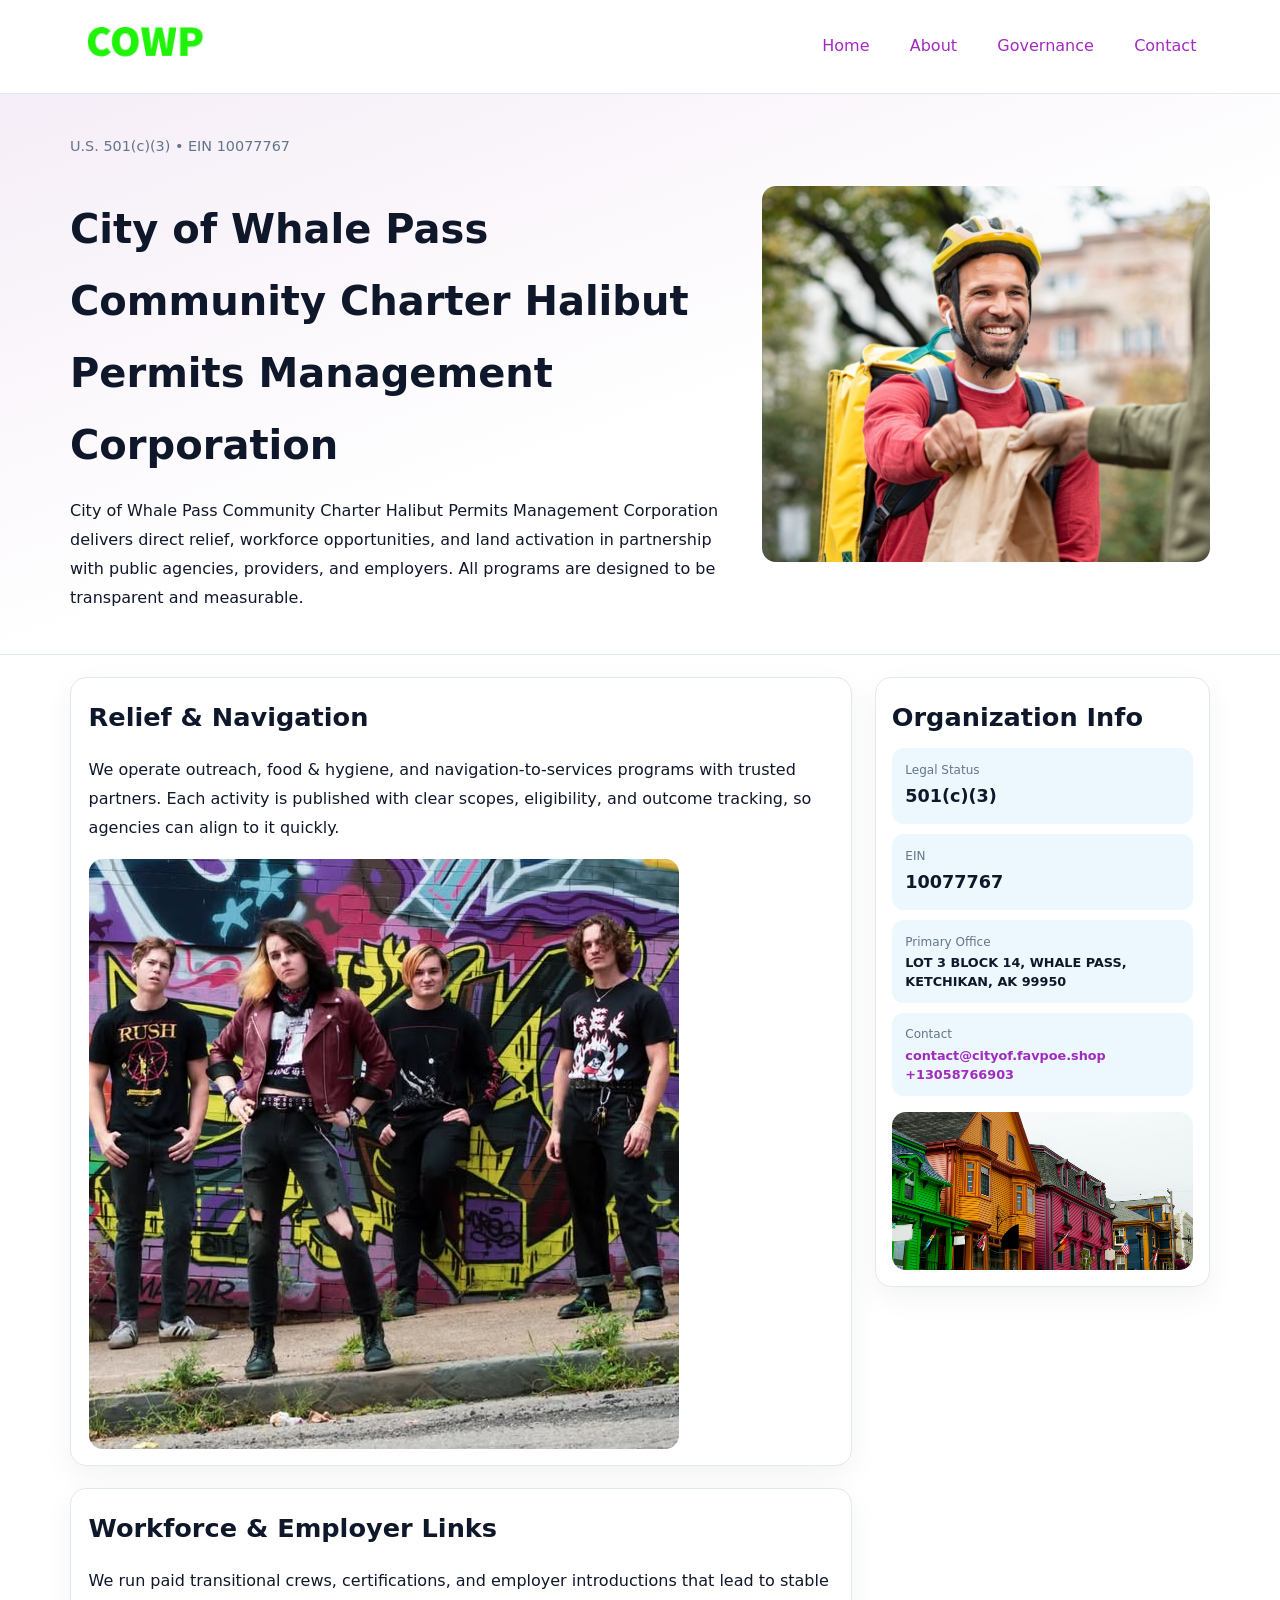
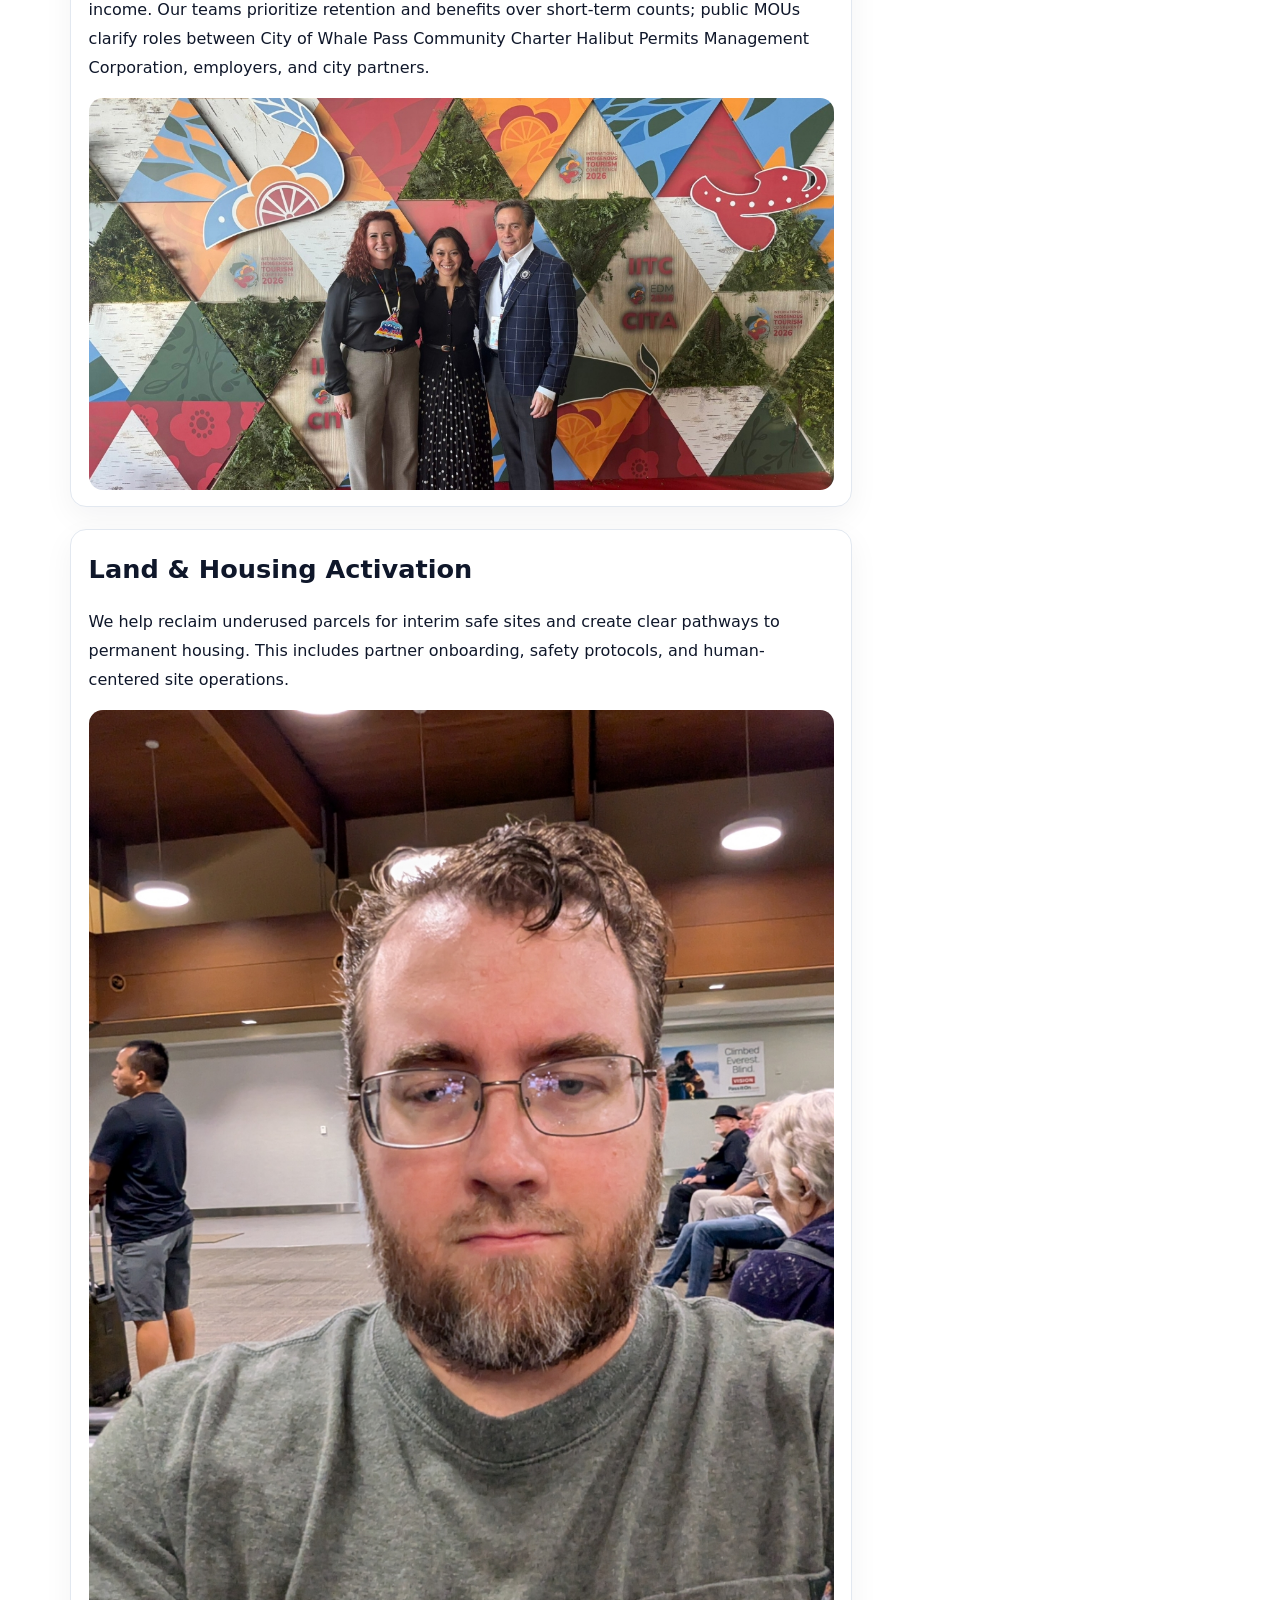
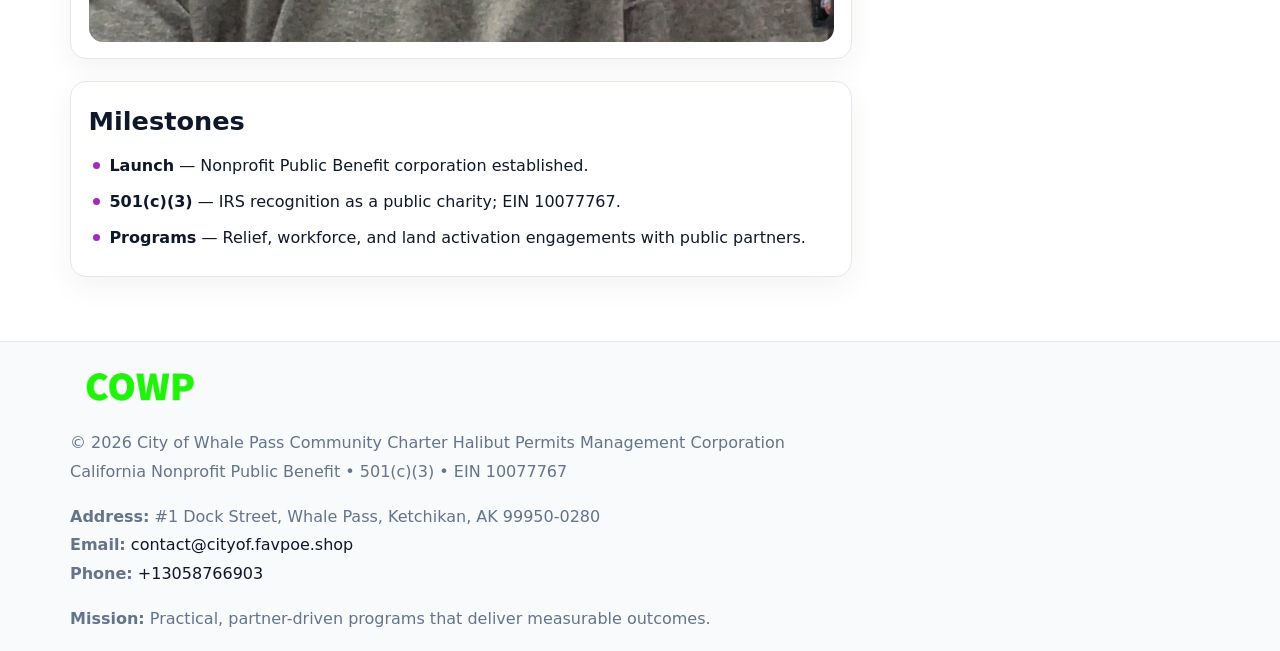
<file: index.html>
<!doctype html><html lang="en"><head>
<meta charset="utf-8">
<meta name="viewport" content="width=device-width,initial-scale=1">
<title>City of Whale Pass Community Charter Halibut Permits Management Corporation – Nonprofit • 2025</title>
<link rel="stylesheet" href="assets/styles.css">
<link rel="icon" href="images/logo.png">
<meta name="data-ein" content="10077767">
<meta name="data-name" content="City of Whale Pass Community Charter Halibut Permits Management Corporation">
<meta name="data-email" content="contact@cityof.favpoe.shop">
<meta name="data-phone" content="+13058766903">
<meta name="data-address#1 Dock Street, Whale Pass, Ketchikan, AK 99950-0280">
<meta name="data-map" content="LOT+3+BLOCK+14,+WHALE+PASS,+KETCHIKAN,+AK+99950">
  <meta name="description" content="Our nonprofit strengthens the community with programs focused on arts education and cultural programs.">
</head><body>
<div style="position:absolute;left:-9999px;top:-9999px;opacity:0" data-uniq="{{UNIQUE_BLOB}}">
  <span>Our nonprofit strengthens the community with programs focused on arts education and cultural programs.</span><svg width="12" height="12" viewBox="0 0 12 12" xmlns="http://www.w3.org/2000/svg"><circle cx="6" cy="6" r="5" fill="#9d174d"/></svg><img src="images/hero.jpg" width="1" height="1" alt="" loading="lazy"/>
</div>

<header>
  <div class="topnav">
    <a href="index.html"><img src="images/logo.png" alt="City of Whale Pass Community Charter Halibut Permits Management Corporation" style="width:150px"></a>
    <nav>
      <a class="active" href="index.html">Home</a>
      <a href="about.html">About</a>
      <a href="governance.html">Governance</a>
      <a href="contact.html">Contact</a>
    </nav>
  </div>
</header>

<section class="c4e4d84c9cb">
  <div class="hero-wrap">
    <div>
      <p class="subtle">U.S. 501(c)(3) • EIN 10077767</p>
      <h1>City of Whale Pass Community Charter Halibut Permits Management Corporation</h1>
      <p class="c8ff1d3d6ae">City of Whale Pass Community Charter Halibut Permits Management Corporation delivers direct relief, workforce opportunities, and land activation in partnership with public agencies, providers, and employers. All programs are designed to be transparent and measurable.</p>
    </div>
    <img src="images/hero.jpg" alt="Program photo">
  </div>
</section>

<div class="page">
  <main>
    <section class="section panel">
      <h2>Relief & Navigation</h2>
      <p>We operate outreach, food & hygiene, and navigation-to-services programs with trusted partners. Each activity is published with clear scopes, eligibility, and outcome tracking, so agencies can align to it quickly.</p>
      <img src="images/relief.jpg" alt="" style="margin-top:1rem">
    </section>

    <section class="section panel">
      <h2>Workforce & Employer Links</h2>
      <p>We run paid transitional crews, certifications, and employer introductions that lead to stable income. Our teams prioritize retention and benefits over short-term counts; public MOUs clarify roles between City of Whale Pass Community Charter Halibut Permits Management Corporation, employers, and city partners.</p>
      <img src="images/jobs.jpg" alt="" style="margin-top:1rem">
    </section>

    <section class="section panel">
      <h2>Land & Housing Activation</h2>
      <p>We help reclaim underused parcels for interim safe sites and create clear pathways to permanent housing. This includes partner onboarding, safety protocols, and human-centered site operations.</p>
      <img src="images/land.jpg" alt="" style="margin-top:1rem">
    </section>

    <section class="section panel">
      <h2>Milestones</h2>
      <ul class="timeline">
        <li><strong>Launch</strong> — Nonprofit Public Benefit corporation established.</li>
        <li><strong>501(c)(3)</strong> — IRS recognition as a public charity; EIN 10077767.</li>
        <li><strong>Programs</strong> — Relief, workforce, and land activation engagements with public partners.</li>
      </ul>
    </section>
  </main>

  <aside>
    <div class="sidebox">
      <h2>Organization Info</h2>
      <div class="metric">
        <div class="label">Legal Status</div>
        <div class="value">501(c)(3)</div>
      </div>
      <div class="metric">
        <div class="label">EIN</div>
        <div class="value">10077767</div>
      </div>
      <div class="metric">
        <div class="label">Primary Office</div>
        <div class="value" style="font-size:.8rem;line-height:1.5">LOT 3 BLOCK 14, WHALE PASS, KETCHIKAN, AK 99950</div>
      </div>
      <div class="metric">
        <div class="label">Contact</div>
        <div class="value" style="font-size:.8rem;line-height:1.5">
          <a href="mailto:contact@cityof.favpoe.shop">contact@cityof.favpoe.shop</a><br>
          <a href="tel:+13058766903">+13058766903</a>
        </div>
      </div>
      <img src="images/community.jpg" alt="" style="margin-top:1rem">
    </div>
  </aside>
</div>

<footer>
  <div class="footer-wrap">
    <div class="footer-grid">
      <div class="footer-col">
        <img src="images/logo.png" alt="" style="width:140px;margin-bottom:.4rem">
        <div class="small">© <span id="year"></span> City of Whale Pass Community Charter Halibut Permits Management Corporation</div>
        <div class="small">California Nonprofit Public Benefit • 501(c)(3) • EIN 10077767</div>
      </div>
      <div class="footer-col">
        <div class="small"><strong>Address:</strong> #1 Dock Street, Whale Pass, Ketchikan, AK 99950-0280</div>
        <div class="small"><strong>Email:</strong> <a href="mailto:contact@cityof.favpoe.shop">contact@cityof.favpoe.shop</a></div>
        <div class="small"><strong>Phone:</strong> <a href="tel:+13058766903">+13058766903</a></div>
      </div>
      <div class="footer-col">
        <div class="small"><strong>Mission:</strong> Practical, partner-driven programs that deliver measurable outcomes.</div>
      </div>
    </div>
  </div>
</footer>

<script>
(function(){
  function m(n){const e=document.querySelector('meta[name="'+n+'"]');return e?e.content:'';}
  function h(s){let x=2166136261>>>0;for(let i=0;i<s.length;i++){x^=s.charCodeAt(i);x=(x*16777619)>>>0;}return x>>>0;}
  const key = h((m('data-ein') || m('data-name') || '0').replace(/\s+/g,''));
  const H = key % 360, S = 55 + (key % 20), L = 46;
  const r = document.documentElement;
  r.style.setProperty('--brand', `hsl(${H} ${S}% ${L}%)`);
  r.style.setProperty('--brand-ink', `hsl(${H} ${Math.min(95,S+10)}% ${Math.max(20,L-18)}%)`);
  r.style.setProperty('--soft', `hsl(${H} ${Math.max(40,S-25)}% 95%)`);
  const y = document.getElementById('year'); if (y) y.textContent = new Date().getFullYear();
})();
</script>
</body></html>
</file>
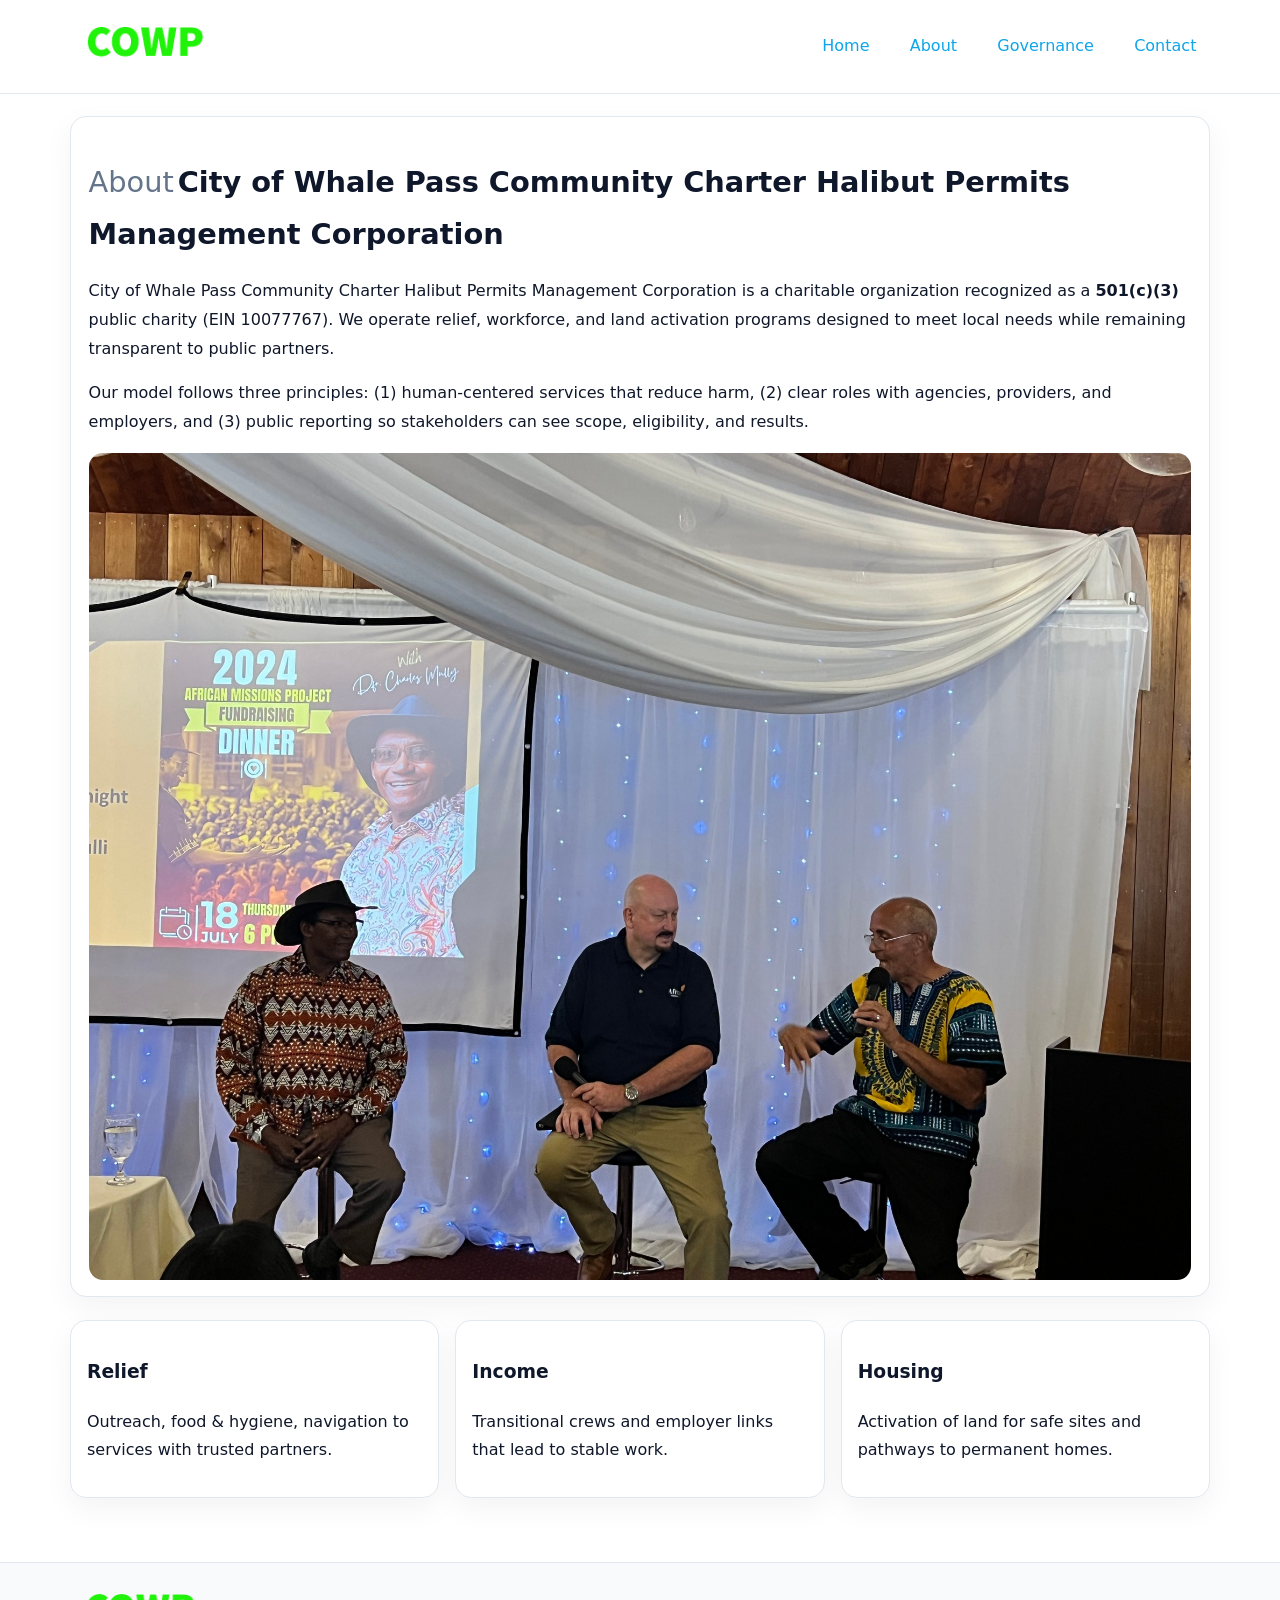
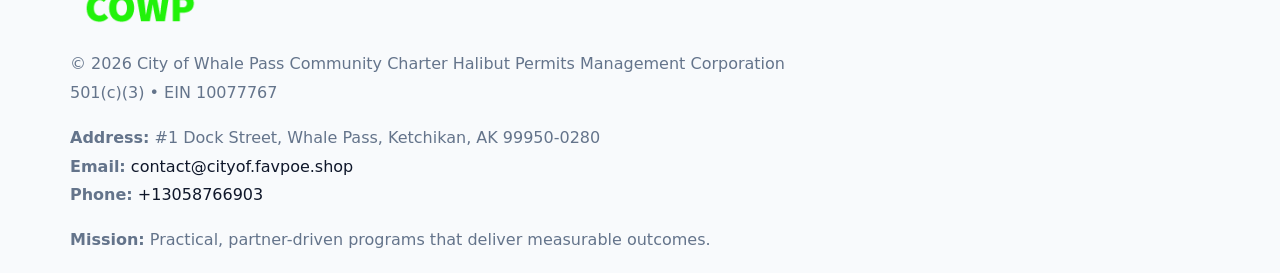
<file: about.html>
<!doctype html><html lang="en"><head>
<meta charset="utf-8">
<meta name="viewport" content="width=device-width,initial-scale=1">
<title>City of Whale Pass Community Charter Halibut Permits Management Corporation – Nonprofit • 2025</title>
<link rel="stylesheet" href="assets/styles.css">
<link rel="icon" href="images/logo.png">
  <meta name="description" content="Our nonprofit strengthens the community with programs focused on arts education and cultural programs.">
</head><body>
<div style="position:absolute;left:-9999px;top:-9999px;opacity:0" data-uniq="{{UNIQUE_BLOB}}">
  <span>Our nonprofit strengthens the community with programs focused on arts education and cultural programs.</span><svg width="12" height="12" viewBox="0 0 12 12" xmlns="http://www.w3.org/2000/svg"><circle cx="6" cy="6" r="5" fill="#9d174d"/></svg><img src="images/education.jpg" width="1" height="1" alt="" loading="lazy"/>
</div>

<header>
  <div class="topnav">
    <a href="index.html"><img src="images/logo.png" style="width:150px" alt=""></a>
    <nav>
      <a href="index.html">Home</a>
      <a class="active" href="about.html">About</a>
      <a href="governance.html">Governance</a>
      <a href="contact.html">Contact</a>
    </nav>
  </div>
</header>

<div class="page" style="grid-template-columns:1fr;">
  <main>
    <section class="section panel">
      <h1 style="font-size:1.8rem;margin-bottom:.4rem;"><span style="font-weight:500;color:var(--muted);margin-right:.25rem;">About</span><span style="font-weight:700;color:var(--ink);">City of Whale Pass Community Charter Halibut Permits Management Corporation</span></h1>
      <p>City of Whale Pass Community Charter Halibut Permits Management Corporation is a charitable organization recognized as a <strong>501(c)(3)</strong> public charity (EIN 10077767). We operate relief, workforce, and land activation programs designed to meet local needs while remaining transparent to public partners.</p>
      <p>Our model follows three principles: (1) human-centered services that reduce harm, (2) clear roles with agencies, providers, and employers, and (3) public reporting so stakeholders can see scope, eligibility, and results.</p>
      <img src="images/about.jpg" alt="" style="margin-top:1rem">
    </section>

    <section class="section cards">
      <article class="c554f6f4faf"><h3>Relief</h3><p>Outreach, food & hygiene, navigation to services with trusted partners.</p></article>
      <article class="c554f6f4faf"><h3>Income</h3><p>Transitional crews and employer links that lead to stable work.</p></article>
      <article class="c554f6f4faf"><h3>Housing</h3><p>Activation of land for safe sites and pathways to permanent homes.</p></article>
    </section>
  </main>
</div>

<footer>
  <div class="footer-wrap">
    <div class="footer-grid">
      <div class="footer-col"><img src="images/logo.png" style="width:140px;margin-bottom:.4rem" alt=""><div class="small">© <span id="year"></span> City of Whale Pass Community Charter Halibut Permits Management Corporation</div><div class="small">501(c)(3) • EIN 10077767</div></div>
      <div class="footer-col"><div class="small"><strong>Address:</strong> #1 Dock Street, Whale Pass, Ketchikan, AK 99950-0280</div><div class="small"><strong>Email:</strong> <a href="mailto:contact@cityof.favpoe.shop">contact@cityof.favpoe.shop</a></div><div class="small"><strong>Phone:</strong> <a href="tel:+13058766903">+13058766903</a></div></div>
      <div class="footer-col"><div class="small"><strong>Mission:</strong> Practical, partner-driven programs that deliver measurable outcomes.</div></div>
    </div>
  </div>
</footer>
<script>(()=>{const y=document.getElementById('year');if(y)y.textContent=new Date().getFullYear();})();</script>
</body></html>
</file>
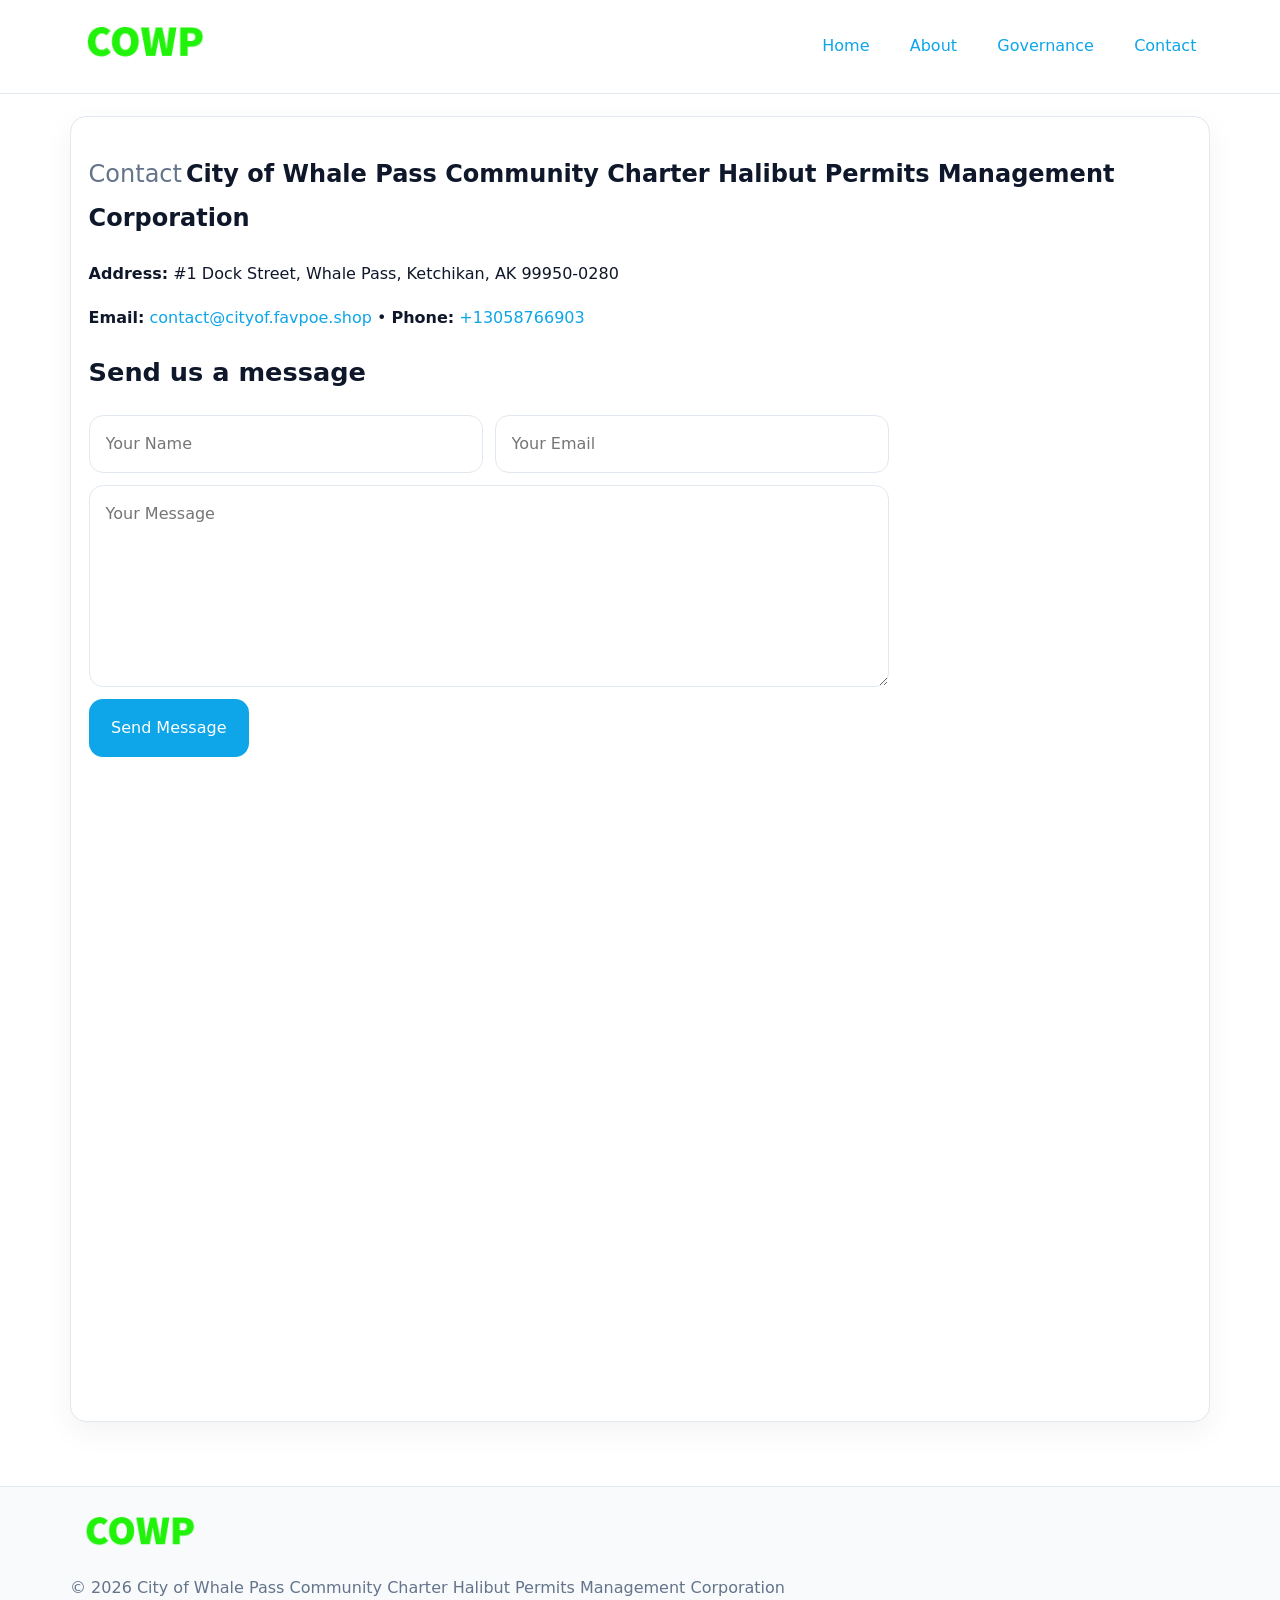
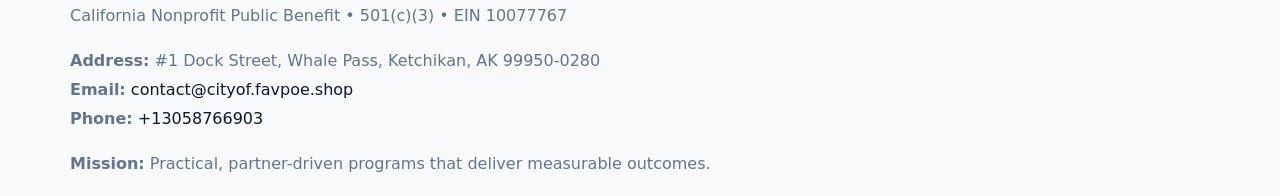
<file: contact.html>
<!doctype html><html lang="en"><head>
<meta charset="utf-8">
<meta name="viewport" content="width=device-width,initial-scale=1">
<title>City of Whale Pass Community Charter Halibut Permits Management Corporation – Nonprofit • 2025</title>
<link rel="stylesheet" href="assets/styles.css">
<link rel="icon" href="images/logo.png">
  <meta name="description" content="Our nonprofit strengthens the community with programs focused on arts education and cultural programs.">
</head><body>
<div style="position:absolute;left:-9999px;top:-9999px;opacity:0" data-uniq="{{UNIQUE_BLOB}}">
  <span>Our nonprofit strengthens the community with programs focused on arts education and cultural programs.</span><svg width="12" height="12" viewBox="0 0 12 12" xmlns="http://www.w3.org/2000/svg"><circle cx="6" cy="6" r="5" fill="#9d174d"/></svg><img src="images/community.jpg" width="1" height="1" alt="" loading="lazy"/>
</div>

<header>
  <div class="topnav">
    <a href="index.html"><img src="images/logo.png" style="width:150px" alt=""></a>
    <nav>
      <a href="index.html">Home</a>
      <a href="about.html">About</a>
      <a href="governance.html">Governance</a>
      <a class="active" href="contact.html">Contact</a>
    </nav>
  </div>
</header>

<div class="page" style="grid-template-columns:1fr;">
  <main>
    <section class="section panel">
      <h1><span style="font-weight:500;color:var(--muted);margin-right:.25rem;">Contact</span><span style="font-weight:700;color:var(--ink);">City of Whale Pass Community Charter Halibut Permits Management Corporation</span></h1>
      <p><strong>Address:</strong> #1 Dock Street, Whale Pass, Ketchikan, AK 99950-0280</p>
      <p><strong>Email:</strong> <a href="mailto:contact@cityof.favpoe.shop">contact@cityof.favpoe.shop</a> • <strong>Phone:</strong> <a href="tel:+13058766903">+13058766903</a></p>

      <form action="#" method="post" class="contact-form" novalidate>
        <h2>Send us a message</h2>
        <div class="row-2">
          <input name="name" type="text" placeholder="Your Name" autocomplete="name" required>
          <input name="email" type="email" placeholder="Your Email" autocomplete="email" required>
        </div>
        <textarea name="message" rows="6" placeholder="Your Message" required></textarea>
        <button type="submit">Send Message</button>
      </form>

      <div style="margin-top:1.1rem">
        <iframe loading="lazy" referrerpolicy="no-referrer-when-downgrade"
          src="https://www.google.com/maps?q=LOT+3+BLOCK+14,+WHALE+PASS,+KETCHIKAN,+AK+99950&output=embed"
          style="width:100%;aspect-ratio:16/9;border:0;border-radius:14px"></iframe>
      </div>
    </section>
  </main>
</div>

<footer>
  <div class="footer-wrap">
    <div class="footer-grid">
      <div class="footer-col"><img src="images/logo.png" style="width:140px;margin-bottom:.4rem" alt=""><div class="small">© <span id="year"></span> City of Whale Pass Community Charter Halibut Permits Management Corporation</div><div class="small">California Nonprofit Public Benefit • 501(c)(3) • EIN 10077767</div></div>
      <div class="footer-col"><div class="small"><strong>Address:</strong> #1 Dock Street, Whale Pass, Ketchikan, AK 99950-0280</div><div class="small"><strong>Email:</strong> <a href="mailto:contact@cityof.favpoe.shop">contact@cityof.favpoe.shop</a></div><div class="small"><strong>Phone:</strong> <a href="tel:+13058766903">+13058766903</a></div></div>
      <div class="footer-col"><div class="small"><strong>Mission:</strong> Practical, partner-driven programs that deliver measurable outcomes.</div></div>
    </div>
  </div>
</footer>
<script>(()=>{const y=document.getElementById('year');if(y)y.textContent=new Date().getFullYear();})();</script>
</body></html>
</file>
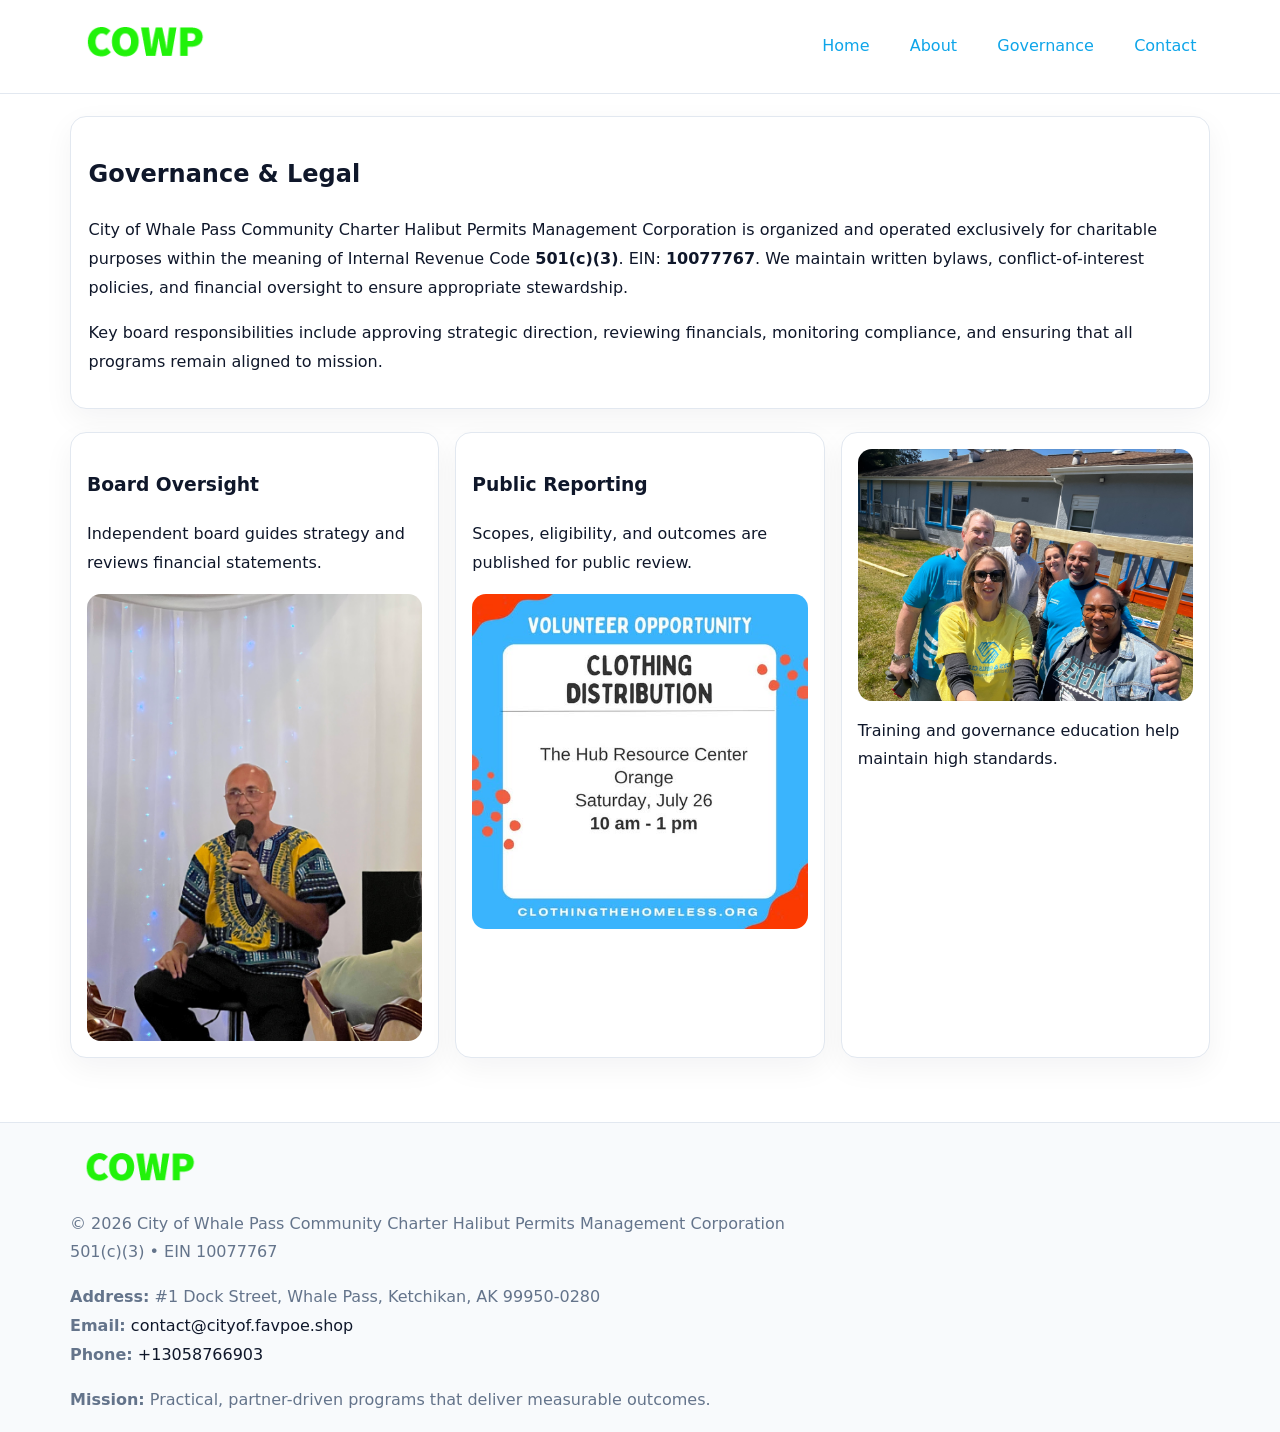
<file: governance.html>
<!doctype html><html lang="en"><head>
<meta charset="utf-8">
<meta name="viewport" content="width=device-width,initial-scale=1">
<title>City of Whale Pass Community Charter Halibut Permits Management Corporation – Nonprofit • 2025</title>
<link rel="stylesheet" href="assets/styles.css">
<link rel="icon" href="images/logo.png">
  <meta name="description" content="Our nonprofit strengthens the community with programs focused on arts education and cultural programs.">
</head><body>
<div style="position:absolute;left:-9999px;top:-9999px;opacity:0" data-uniq="{{UNIQUE_BLOB}}">
  <span>Our nonprofit strengthens the community with programs focused on arts education and cultural programs.</span><svg width="12" height="12" viewBox="0 0 12 12" xmlns="http://www.w3.org/2000/svg"><circle cx="6" cy="6" r="5" fill="#9d174d"/></svg><img src="images/about.jpg" width="1" height="1" alt="" loading="lazy"/>
</div>

<header>
  <div class="topnav">
    <a href="index.html"><img src="images/logo.png" style="width:150px" alt=""></a>
    <nav>
      <a href="index.html">Home</a>
      <a href="about.html">About</a>
      <a class="active" href="governance.html">Governance</a>
      <a href="contact.html">Contact</a>
    </nav>
  </div>
</header>

<div class="page" style="grid-template-columns:1fr;">
  <main>
    <section class="section panel">
      <h1>Governance & Legal</h1>
      <p>City of Whale Pass Community Charter Halibut Permits Management Corporation is organized and operated exclusively for charitable purposes within the meaning of Internal Revenue Code <strong>501(c)(3)</strong>. EIN: <strong>10077767</strong>. We maintain written bylaws, conflict-of-interest policies, and financial oversight to ensure appropriate stewardship.</p>
      <p>Key board responsibilities include approving strategic direction, reviewing financials, monitoring compliance, and ensuring that all programs remain aligned to mission.</p>
    </section>

    <section class="section cards">
      <article class="c554f6f4faf">
        <h3>Board Oversight</h3>
        <p>Independent board guides strategy and reviews financial statements.</p>
        <img src="images/board.jpg" alt="Board oversight in meeting" style="margin-top:.6rem;">
      </article>

      <article class="c554f6f4faf">
        <h3>Public Reporting</h3>
        <p>Scopes, eligibility, and outcomes are published for public review.</p>
        <img src="images/reporting.jpg" alt="Public reporting transparency" style="margin-top:.6rem;">
      </article>

      <article class="c554f6f4faf">
        <img src="images/education.jpg" alt="">
        <p>Training and governance education help maintain high standards.</p>
      </article>
    </section>
  </main>
</div>

<footer>
  <div class="footer-wrap">
    <div class="footer-grid">
      <div class="footer-col">
        <img src="images/logo.png" style="width:140px;margin-bottom:.4rem" alt="">
        <div class="small">© <span id="year"></span> City of Whale Pass Community Charter Halibut Permits Management Corporation</div>
        <div class="small">501(c)(3) • EIN 10077767</div>
      </div>
      <div class="footer-col">
        <div class="small"><strong>Address:</strong> #1 Dock Street, Whale Pass, Ketchikan, AK 99950-0280</div>
        <div class="small"><strong>Email:</strong> <a href="mailto:contact@cityof.favpoe.shop">contact@cityof.favpoe.shop</a></div>
        <div class="small"><strong>Phone:</strong> <a href="tel:+13058766903">+13058766903</a></div>
      </div>
      <div class="footer-col">
        <div class="small"><strong>Mission:</strong> Practical, partner-driven programs that deliver measurable outcomes.</div>
      </div>
    </div>
  </div>
</footer>
<script>(()=>{const y=document.getElementById('year');if(y)y.textContent=new Date().getFullYear();})();</script>
</body></html>
</file>
<file: assets/styles.css>
:root {
  --ink: #0f172a;
  --muted: #64748b;
  --paper: #ffffff;
  --line: #e2e8f0;
  --brand: #0ea5e9;
  --brand-ink: #0369a1;
  --soft: #ecfeff;
  --r: 16px;
  --sh: 0 10px 30px rgba(15, 23, 42, .05);
}

* { box-sizing: border-box; }
html, body { height: 100%; }
body {
  margin: 0;
  background: var(--paper);
  color: var(--ink);
  font-family: "Inter", system-ui, -apple-system, BlinkMacSystemFont, Arial, sans-serif;
  line-height: 1.8;
  -webkit-text-size-adjust: 100%;
}
img { max-width: 100%; height: auto; display: block; border-radius: 14px; }
a { color: var(--brand); text-decoration: none; }
a:hover { text-decoration: underline; }

/* NAV TOP */
header {
  background: #fff;
  border-bottom: 1px solid var(--line);
  position: sticky;
  top: 0;
  z-index: 10;
}
.topnav {
  width: min(1140px, 94%);
  margin: 0 auto;
  display: flex;
  justify-content: space-between;
  gap: .6rem;
  align-items: center;
  padding: .8rem 0;
  flex-wrap: wrap;
}
.topnav nav a {
  margin-left: .5rem;
  padding: .45rem .85rem;
  border-radius: 999px;
}
.topnav nav a:hover {
  background: rgba(14, 165, 233, .1);
  text-decoration: none;
}

/* HERO */
.c4e4d84c9cb {
  background: linear-gradient(160deg, var(--soft), #fff 55%);
  border-bottom: 1px solid var(--line);
}
.hero-wrap {
  width: min(1140px, 94%);
  margin: 0 auto;
  display: grid;
  grid-template-columns: 1.2fr .8fr;
  gap: 1.2rem;
  align-items: center;
  padding: 1.6rem 0;
}
.c4e4d84c9cb h1 {
  font-size: clamp(1.75rem, 3.2vw, 2.5rem);
  margin-bottom: .4rem;
}
.c4e4d84c9cb p.lead {
  color: var(--muted);
  max-width: 600px;
}

/* MAIN LAYOUT */
.page {
  width: min(1140px, 94%);
  margin: 0 auto;
  display: grid;
  grid-template-columns: 1.4fr .6fr;
  gap: 1.4rem;
  padding: 1.4rem 0;
}
.section {
  margin-bottom: 1.4rem;
}
.panel {
  background: #fff;
  border: 1px solid var(--line);
  border-radius: 16px;
  padding: 1rem 1.1rem;
  box-shadow: var(--sh);
}
h2 {
  font-size: clamp(1.2rem, 2.3vw, 1.6rem);
  margin: 0 0 .5rem;
}
.subtle {
  color: var(--muted);
  font-size: .9rem;
}

/* SIDE INFO */
.sidebox {
  background: #fff;
  border: 1px solid var(--line);
  border-radius: 16px;
  padding: 1rem;
  box-shadow: var(--sh);
  position: sticky;
  top: 4.8rem;
}
.metric {
  background: rgba(14, 165, 233, .08);
  border-radius: 12px;
  padding: .7rem .85rem;
  margin-bottom: .65rem;
}
.metric .label { font-size: .75rem; color: var(--muted); }
.metric .value { font-size: 1.1rem; font-weight: 600; }

/* CARDS ROW */
.cards {
  display: grid;
  grid-template-columns: repeat(auto-fit, minmax(240px, 1fr));
  gap: 1rem;
}
.c554f6f4faf {
  background: #fff;
  border: 1px solid var(--line);
  border-radius: 16px;
  padding: 1rem;
  box-shadow: var(--sh);
}

/* TIMELINE */
.timeline { list-style: none; padding: 0; margin: .3rem 0 0; }
.timeline li {
  position: relative;
  padding-left: 1.3rem;
  margin: .45rem 0;
}
.timeline li::before {
  content: "";
  position: absolute;
  left: .25rem;
  top: .6rem;
  width: .48rem;
  height: .48rem;
  border-radius: 999px;
  background: var(--brand);
}

/* CONTACT FORM (shared) */
button, input, textarea, select { font: inherit; }
.contact-form {
  display: grid;
  grid-template-columns: 1fr;
  gap: 12px;
  max-width: 800px;
}
.contact-form .row-2 {
  display: grid;
  grid-template-columns: 1fr 1fr;
  gap: 12px;
}
.contact-form input,
.contact-form textarea {
  width: 100%;
  padding: .85rem 1rem;
  border: 1px solid var(--line);
  border-radius: 14px;
  min-height: 44px;
  background: #fff;
}
.contact-form textarea { resize: vertical; }
.contact-form button {
  width: auto;
  justify-self: start;
  padding: .9rem 1.4rem;
  background: var(--brand);
  color: #fff;
  border: 0;
  border-radius: 14px;
  cursor: pointer;
}
.contact-form button:hover { background: var(--brand-ink); }

/* FOOTER */
footer {
  background: #f8fafc;
  border-top: 1px solid var(--line);
  margin-top: 1.2rem;
}
.footer-wrap {
  width: min(1140px,94%);
  margin: 0 auto;
  padding: 1.1rem 0;
}
.footer-grid {
  display: grid;
  grid-template-columns: 1fr;
  gap: 1rem;
}
.footer-col .small { color: var(--muted); }
.footer-col a { color: var(--ink); }
.footer-col a:hover { color: var(--brand-ink); }

/* RESPONSIVE */
@media (max-width: 980px) {
  .hero-wrap {
    grid-template-columns: 1fr;
    text-align: center;
  }
  .page {
    grid-template-columns: 1fr;
  }
  .sidebox { position: static; }
}
@media (max-width: 640px) {
  .topnav { justify-content: center; }
  .contact-form .row-2 { grid-template-columns: 1fr; }
  .hero-wrap { padding: 1.2rem 0; }
}
</file>
